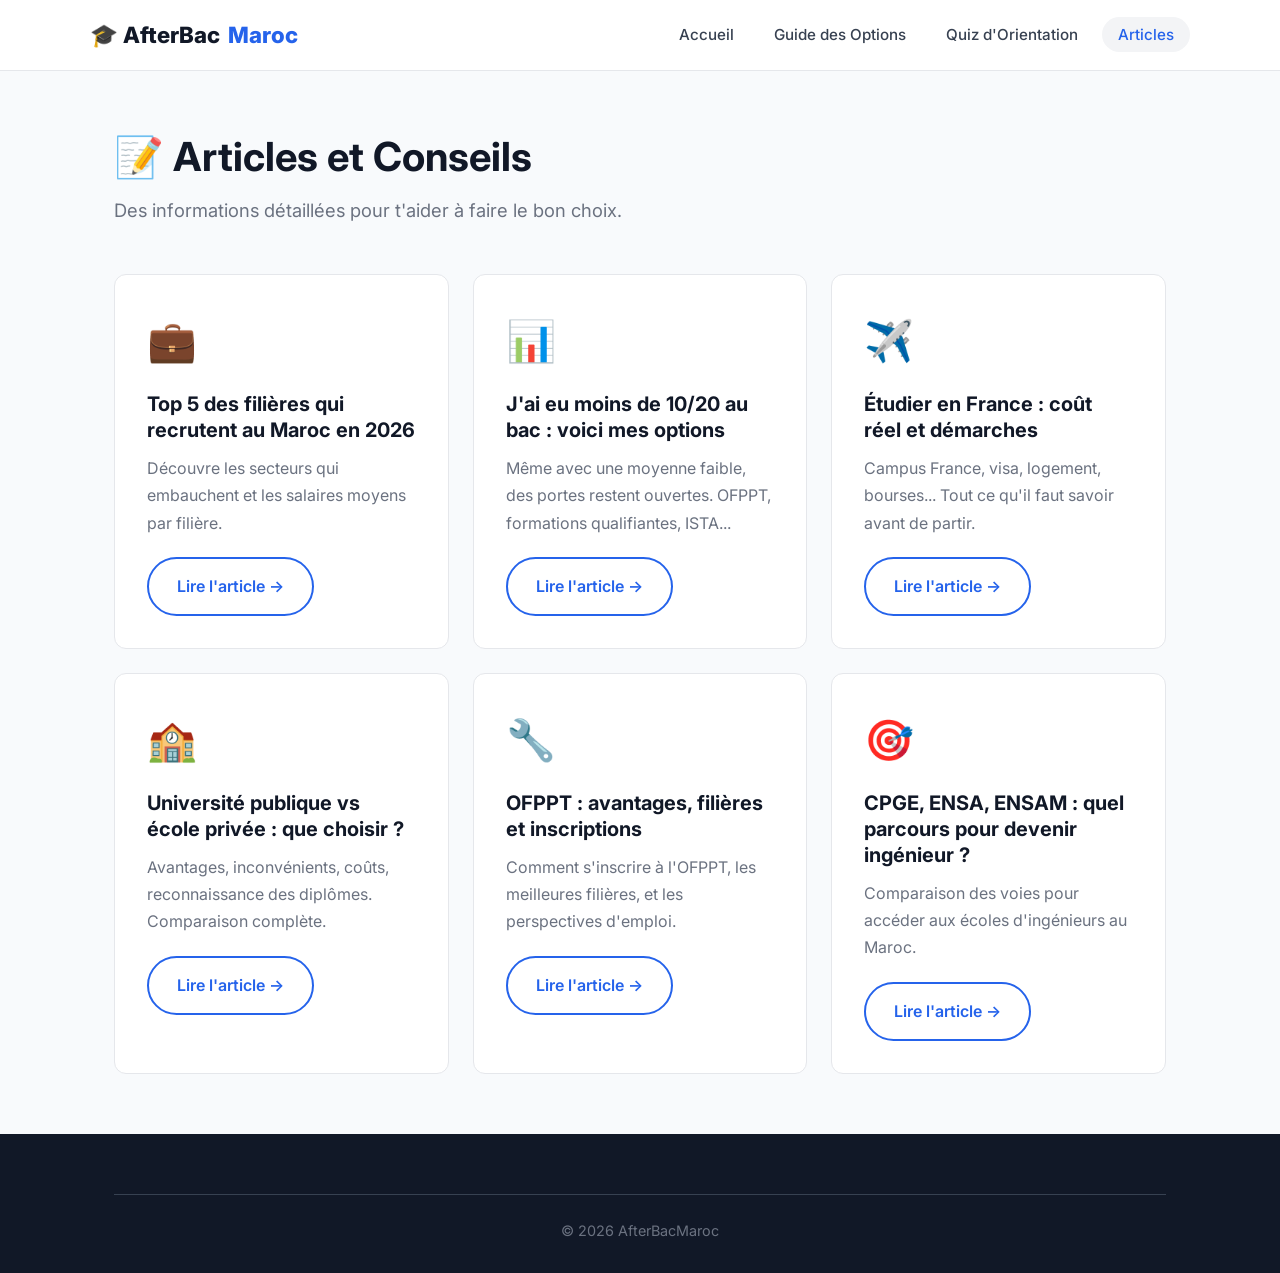
<file: articles.html>
<!DOCTYPE html>
<html lang="fr" dir="ltr">
<head>
    <meta charset="UTF-8">
    <meta name="viewport" content="width=device-width, initial-scale=1.0">
    <title>Articles - AfterBac Maroc</title>
    <meta name="description" content="Articles détaillés sur l'orientation post-bac au Maroc, les débouchés, les salaires, et les conseils pour réussir.">
    <link rel="stylesheet" href="style.css">
    <link href="https://fonts.googleapis.com/css2?family=Inter:wght@400;500;600;700;800&display=swap" rel="stylesheet">
</head>
<body>
    <nav class="navbar">
        <div class="nav-container">
            <a href="index.html" class="logo">🎓 AfterBac<span class="logo-highlight">Maroc</span></a>
            <ul class="nav-menu">
                <li><a href="index.html">Accueil</a></li>
                <li><a href="guide.html">Guide des Options</a></li>
                <li><a href="quiz.html">Quiz d'Orientation</a></li>
                <li><a href="articles.html" class="active">Articles</a></li>
            </ul>
            <div class="hamburger">
                <span></span>
                <span></span>
                <span></span>
            </div>
        </div>
    </nav>

    <main class="page-content">
        <div class="container">
            <h1>📝 Articles et Conseils</h1>
            <p class="subtitle">Des informations détaillées pour t'aider à faire le bon choix.</p>

            <div class="articles-grid">
                <article class="article-card">
                    <span class="article-icon">💼</span>
                    <h3>Top 5 des filières qui recrutent au Maroc en 2026</h3>
                    <p>Découvre les secteurs qui embauchent et les salaires moyens par filière.</p>
                    <a href="#" class="btn btn-secondary">Lire l'article →</a>
                </article>

                <article class="article-card">
                    <span class="article-icon">📊</span>
                    <h3>J'ai eu moins de 10/20 au bac : voici mes options</h3>
                    <p>Même avec une moyenne faible, des portes restent ouvertes. OFPPT, formations qualifiantes, ISTA...</p>
                    <a href="#" class="btn btn-secondary">Lire l'article →</a>
                </article>

                <article class="article-card">
                    <span class="article-icon">✈️</span>
                    <h3>Étudier en France : coût réel et démarches</h3>
                    <p>Campus France, visa, logement, bourses... Tout ce qu'il faut savoir avant de partir.</p>
                    <a href="#" class="btn btn-secondary">Lire l'article →</a>
                </article>

                <article class="article-card">
                    <span class="article-icon">🏫</span>
                    <h3>Université publique vs école privée : que choisir ?</h3>
                    <p>Avantages, inconvénients, coûts, reconnaissance des diplômes. Comparaison complète.</p>
                    <a href="#" class="btn btn-secondary">Lire l'article →</a>
                </article>

                <article class="article-card">
                    <span class="article-icon">🔧</span>
                    <h3>OFPPT : avantages, filières et inscriptions</h3>
                    <p>Comment s'inscrire à l'OFPPT, les meilleures filières, et les perspectives d'emploi.</p>
                    <a href="#" class="btn btn-secondary">Lire l'article →</a>
                </article>

                <article class="article-card">
                    <span class="article-icon">🎯</span>
                    <h3>CPGE, ENSA, ENSAM : quel parcours pour devenir ingénieur ?</h3>
                    <p>Comparaison des voies pour accéder aux écoles d'ingénieurs au Maroc.</p>
                    <a href="#" class="btn btn-secondary">Lire l'article →</a>
                </article>
            </div>
        </div>
    </main>

    <footer class="footer">
        <div class="container">
            <div class="footer-bottom">
                <p>© 2026 AfterBacMaroc</p>
            </div>
        </div>
    </footer>

    <script src="script.js"></script>
</body>
</html>
</file>
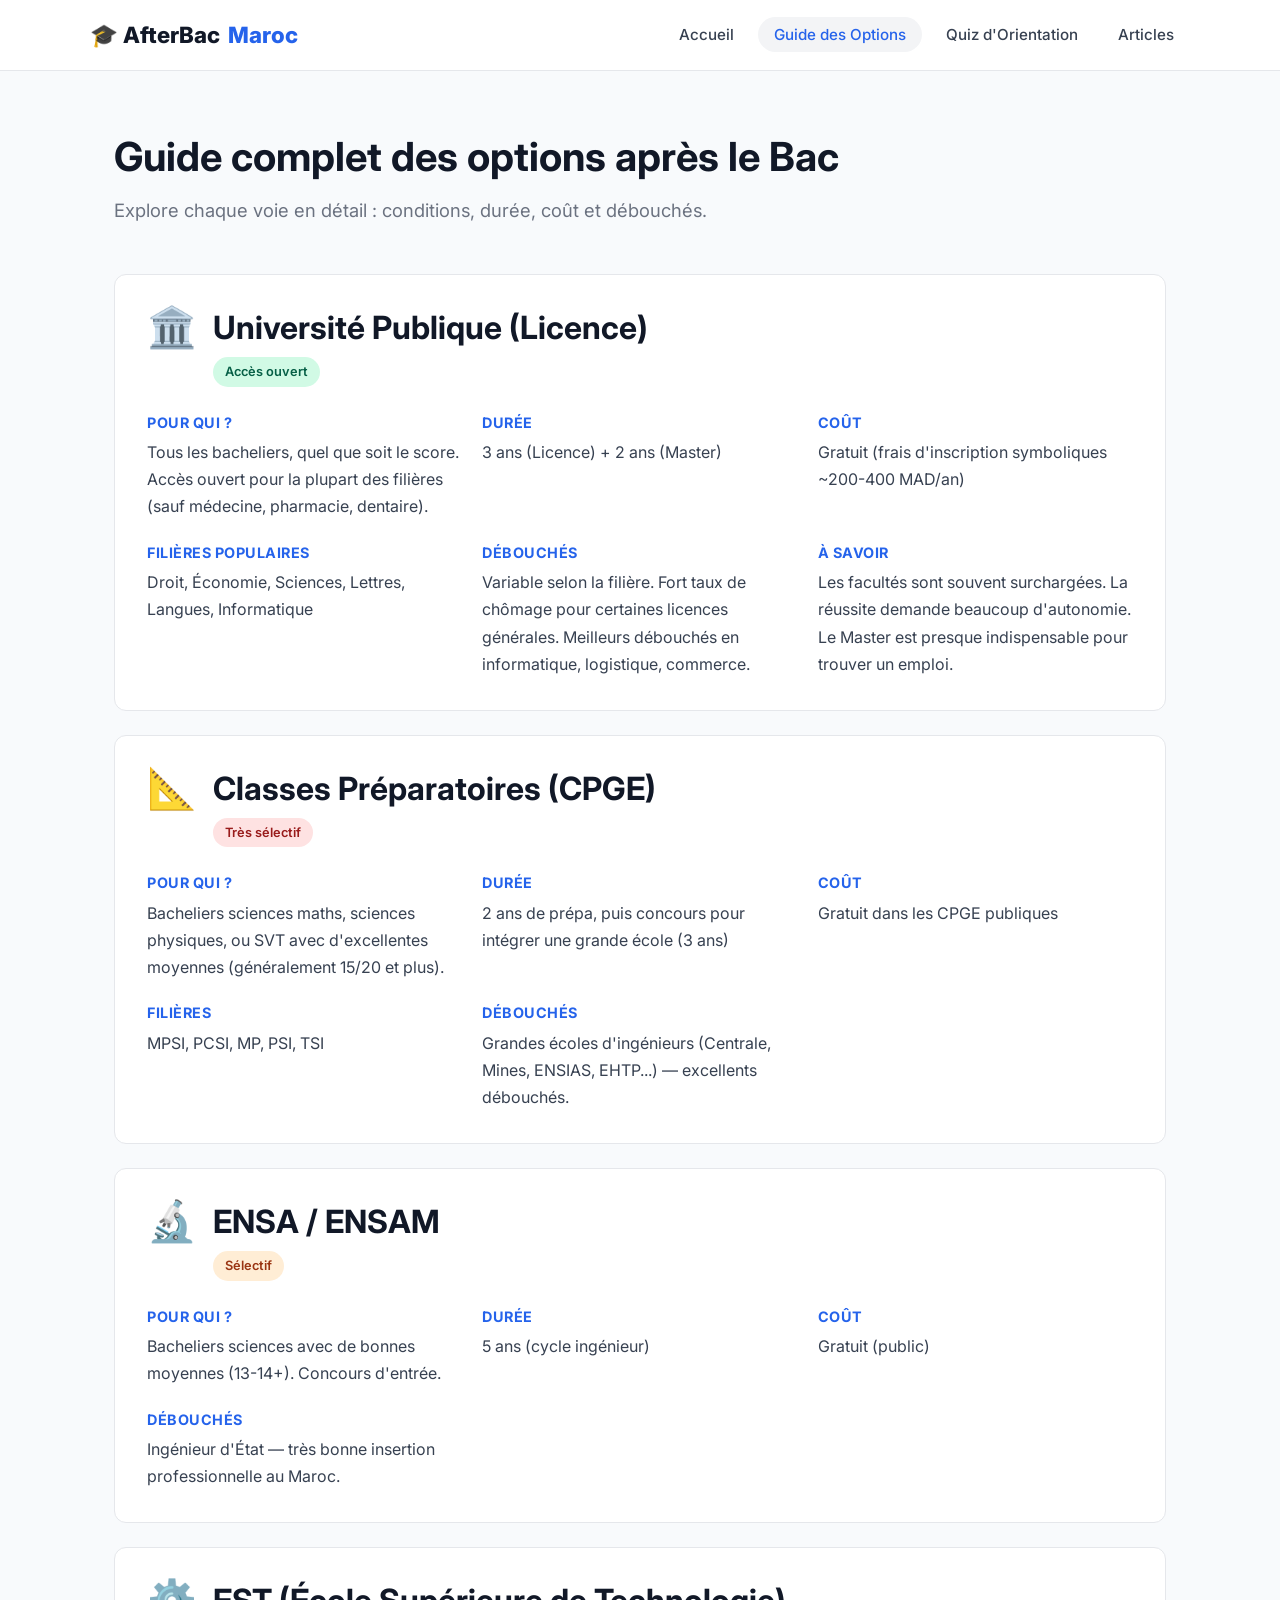
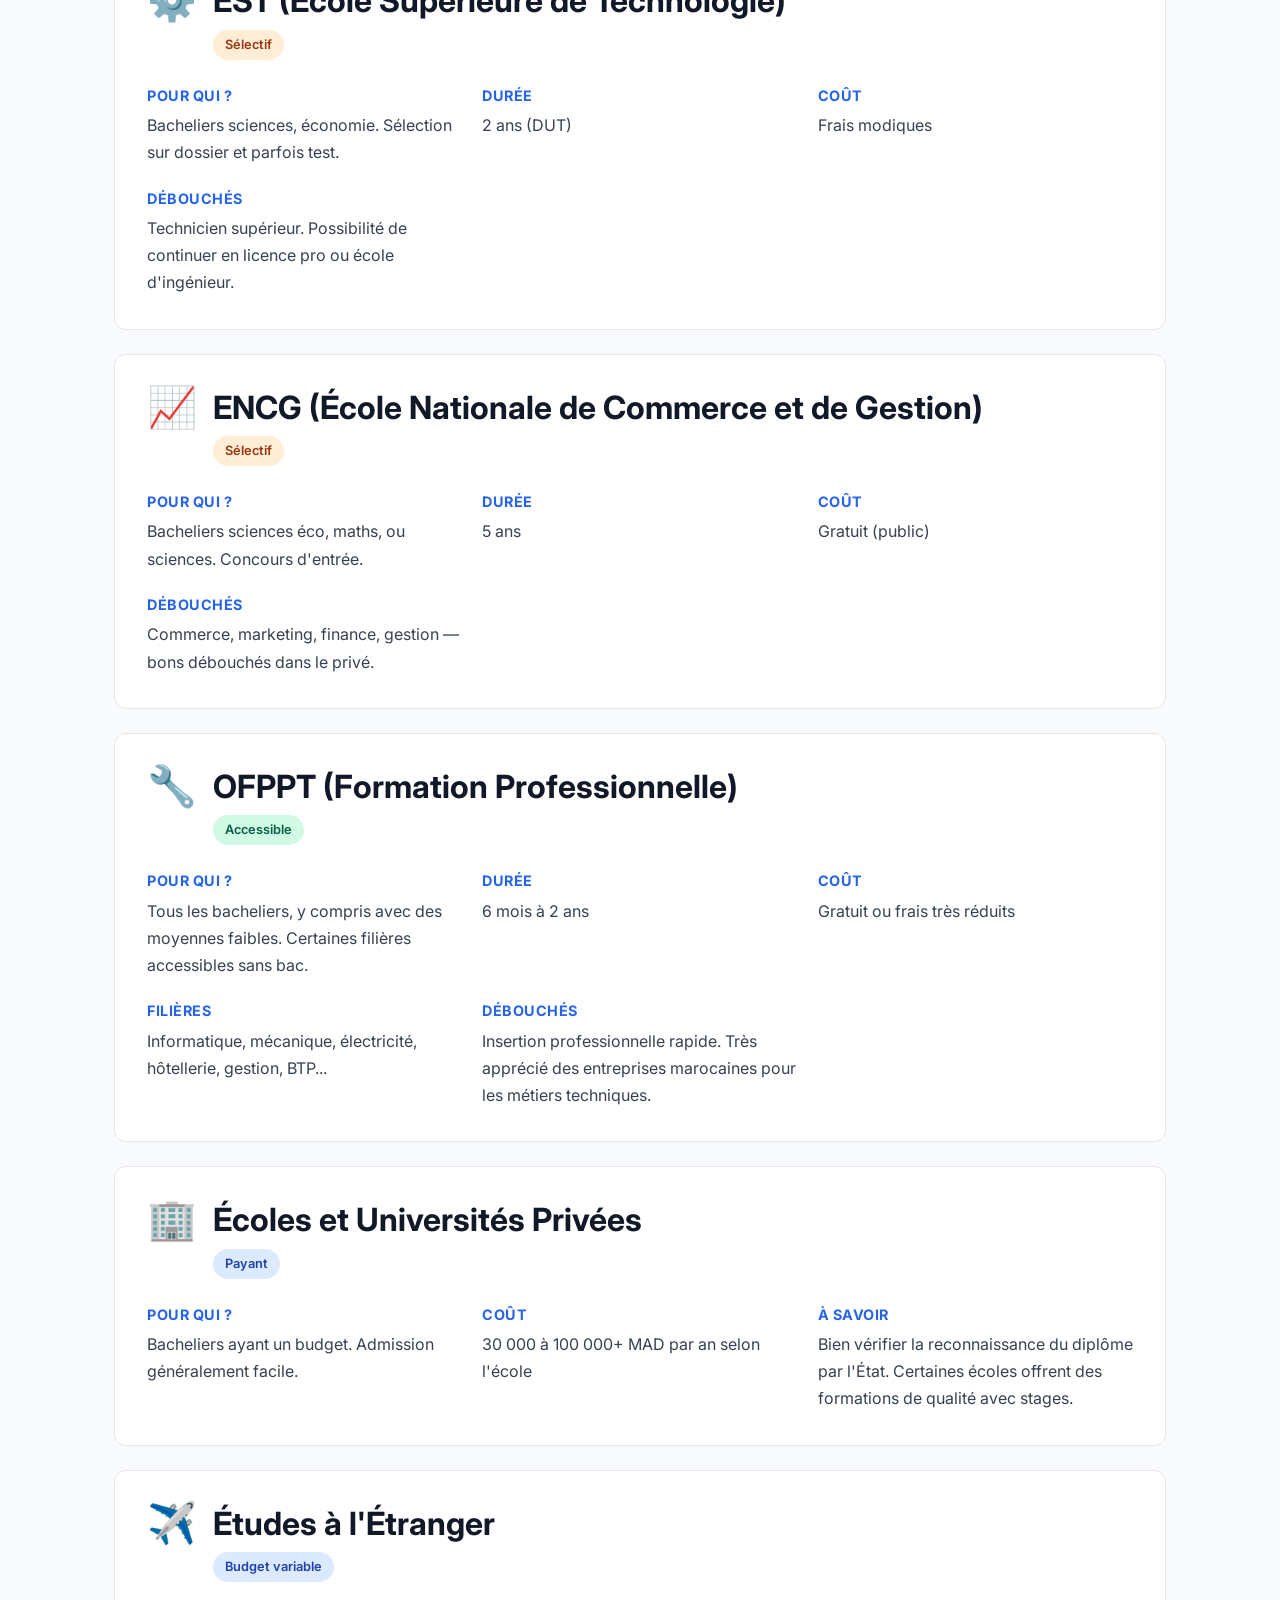
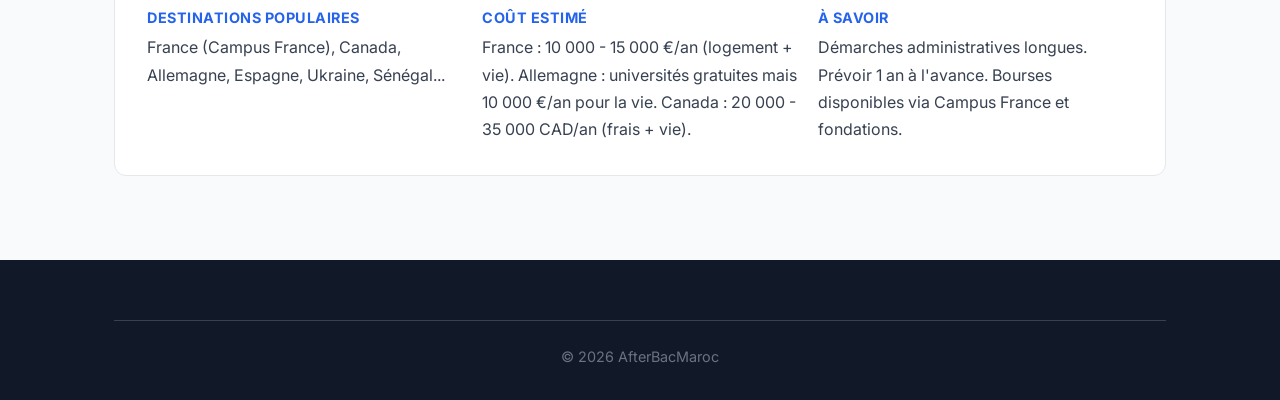
<file: guide.html>
<!DOCTYPE html>
<html lang="fr" dir="ltr">
<head>
    <meta charset="UTF-8">
    <meta name="viewport" content="width=device-width, initial-scale=1.0">
    <title>Guide des Options Post-Bac - AfterBac Maroc</title>
    <meta name="description" content="Guide complet de toutes les options après le bac au Maroc : université, CPGE, ENSA, ENSAM, EST, ENCG, OFPPT, études à l'étranger.">
    <link rel="stylesheet" href="style.css">
    <link href="https://fonts.googleapis.com/css2?family=Inter:wght@400;500;600;700;800&display=swap" rel="stylesheet">
</head>
<body>
    <nav class="navbar">
        <div class="nav-container">
            <a href="index.html" class="logo">🎓 AfterBac<span class="logo-highlight">Maroc</span></a>
            <ul class="nav-menu">
                <li><a href="index.html">Accueil</a></li>
                <li><a href="guide.html" class="active">Guide des Options</a></li>
                <li><a href="quiz.html">Quiz d'Orientation</a></li>
                <li><a href="articles.html">Articles</a></li>
            </ul>
            <div class="hamburger">
                <span></span>
                <span></span>
                <span></span>
            </div>
        </div>
    </nav>

    <main class="page-content">
        <div class="container">
            <h1>Guide complet des options après le Bac</h1>
            <p class="subtitle">Explore chaque voie en détail : conditions, durée, coût et débouchés.</p>

            <!-- Option 1: Université publique -->
            <div class="option-card" id="universite">
                <div class="option-header">
                    <span class="option-icon">🏛️</span>
                    <div>
                        <h2>Université Publique (Licence)</h2>
                        <span class="badge badge-green">Accès ouvert</span>
                    </div>
                </div>
                <div class="option-details">
                    <div class="detail-item">
                        <strong>Pour qui ?</strong>
                        <p>Tous les bacheliers, quel que soit le score. Accès ouvert pour la plupart des filières (sauf médecine, pharmacie, dentaire).</p>
                    </div>
                    <div class="detail-item">
                        <strong>Durée</strong>
                        <p>3 ans (Licence) + 2 ans (Master)</p>
                    </div>
                    <div class="detail-item">
                        <strong>Coût</strong>
                        <p>Gratuit (frais d'inscription symboliques ~200-400 MAD/an)</p>
                    </div>
                    <div class="detail-item">
                        <strong>Filières populaires</strong>
                        <p>Droit, Économie, Sciences, Lettres, Langues, Informatique</p>
                    </div>
                    <div class="detail-item">
                        <strong>Débouchés</strong>
                        <p>Variable selon la filière. Fort taux de chômage pour certaines licences générales. Meilleurs débouchés en informatique, logistique, commerce.</p>
                    </div>
                    <div class="detail-item">
                        <strong>À savoir</strong>
                        <p>Les facultés sont souvent surchargées. La réussite demande beaucoup d'autonomie. Le Master est presque indispensable pour trouver un emploi.</p>
                    </div>
                </div>
            </div>

            <!-- Option 2: CPGE -->
            <div class="option-card" id="cpge">
                <div class="option-header">
                    <span class="option-icon">📐</span>
                    <div>
                        <h2>Classes Préparatoires (CPGE)</h2>
                        <span class="badge badge-red">Très sélectif</span>
                    </div>
                </div>
                <div class="option-details">
                    <div class="detail-item">
                        <strong>Pour qui ?</strong>
                        <p>Bacheliers sciences maths, sciences physiques, ou SVT avec d'excellentes moyennes (généralement 15/20 et plus).</p>
                    </div>
                    <div class="detail-item">
                        <strong>Durée</strong>
                        <p>2 ans de prépa, puis concours pour intégrer une grande école (3 ans)</p>
                    </div>
                    <div class="detail-item">
                        <strong>Coût</strong>
                        <p>Gratuit dans les CPGE publiques</p>
                    </div>
                    <div class="detail-item">
                        <strong>Filières</strong>
                        <p>MPSI, PCSI, MP, PSI, TSI</p>
                    </div>
                    <div class="detail-item">
                        <strong>Débouchés</strong>
                        <p>Grandes écoles d'ingénieurs (Centrale, Mines, ENSIAS, EHTP...) — excellents débouchés.</p>
                    </div>
                </div>
            </div>

            <!-- Option 3: ENSA/ENSAM -->
            <div class="option-card" id="ensa-ensam">
                <div class="option-header">
                    <span class="option-icon">🔬</span>
                    <div>
                        <h2>ENSA / ENSAM</h2>
                        <span class="badge badge-orange">Sélectif</span>
                    </div>
                </div>
                <div class="option-details">
                    <div class="detail-item">
                        <strong>Pour qui ?</strong>
                        <p>Bacheliers sciences avec de bonnes moyennes (13-14+). Concours d'entrée.</p>
                    </div>
                    <div class="detail-item">
                        <strong>Durée</strong>
                        <p>5 ans (cycle ingénieur)</p>
                    </div>
                    <div class="detail-item">
                        <strong>Coût</strong>
                        <p>Gratuit (public)</p>
                    </div>
                    <div class="detail-item">
                        <strong>Débouchés</strong>
                        <p>Ingénieur d'État — très bonne insertion professionnelle au Maroc.</p>
                    </div>
                </div>
            </div>

            <!-- Option 4: EST -->
            <div class="option-card" id="est">
                <div class="option-header">
                    <span class="option-icon">⚙️</span>
                    <div>
                        <h2>EST (École Supérieure de Technologie)</h2>
                        <span class="badge badge-orange">Sélectif</span>
                    </div>
                </div>
                <div class="option-details">
                    <div class="detail-item">
                        <strong>Pour qui ?</strong>
                        <p>Bacheliers sciences, économie. Sélection sur dossier et parfois test.</p>
                    </div>
                    <div class="detail-item">
                        <strong>Durée</strong>
                        <p>2 ans (DUT)</p>
                    </div>
                    <div class="detail-item">
                        <strong>Coût</strong>
                        <p>Frais modiques</p>
                    </div>
                    <div class="detail-item">
                        <strong>Débouchés</strong>
                        <p>Technicien supérieur. Possibilité de continuer en licence pro ou école d'ingénieur.</p>
                    </div>
                </div>
            </div>

            <!-- Option 5: ENCG -->
            <div class="option-card" id="encg">
                <div class="option-header">
                    <span class="option-icon">📈</span>
                    <div>
                        <h2>ENCG (École Nationale de Commerce et de Gestion)</h2>
                        <span class="badge badge-orange">Sélectif</span>
                    </div>
                </div>
                <div class="option-details">
                    <div class="detail-item">
                        <strong>Pour qui ?</strong>
                        <p>Bacheliers sciences éco, maths, ou sciences. Concours d'entrée.</p>
                    </div>
                    <div class="detail-item">
                        <strong>Durée</strong>
                        <p>5 ans</p>
                    </div>
                    <div class="detail-item">
                        <strong>Coût</strong>
                        <p>Gratuit (public)</p>
                    </div>
                    <div class="detail-item">
                        <strong>Débouchés</strong>
                        <p>Commerce, marketing, finance, gestion — bons débouchés dans le privé.</p>
                    </div>
                </div>
            </div>

            <!-- Option 6: OFPPT -->
            <div class="option-card" id="ofppt">
                <div class="option-header">
                    <span class="option-icon">🔧</span>
                    <div>
                        <h2>OFPPT (Formation Professionnelle)</h2>
                        <span class="badge badge-green">Accessible</span>
                    </div>
                </div>
                <div class="option-details">
                    <div class="detail-item">
                        <strong>Pour qui ?</strong>
                        <p>Tous les bacheliers, y compris avec des moyennes faibles. Certaines filières accessibles sans bac.</p>
                    </div>
                    <div class="detail-item">
                        <strong>Durée</strong>
                        <p>6 mois à 2 ans</p>
                    </div>
                    <div class="detail-item">
                        <strong>Coût</strong>
                        <p>Gratuit ou frais très réduits</p>
                    </div>
                    <div class="detail-item">
                        <strong>Filières</strong>
                        <p>Informatique, mécanique, électricité, hôtellerie, gestion, BTP...</p>
                    </div>
                    <div class="detail-item">
                        <strong>Débouchés</strong>
                        <p>Insertion professionnelle rapide. Très apprécié des entreprises marocaines pour les métiers techniques.</p>
                    </div>
                </div>
            </div>

            <!-- Option 7: Écoles privées -->
            <div class="option-card" id="prive">
                <div class="option-header">
                    <span class="option-icon">🏢</span>
                    <div>
                        <h2>Écoles et Universités Privées</h2>
                        <span class="badge badge-blue">Payant</span>
                    </div>
                </div>
                <div class="option-details">
                    <div class="detail-item">
                        <strong>Pour qui ?</strong>
                        <p>Bacheliers ayant un budget. Admission généralement facile.</p>
                    </div>
                    <div class="detail-item">
                        <strong>Coût</strong>
                        <p>30 000 à 100 000+ MAD par an selon l'école</p>
                    </div>
                    <div class="detail-item">
                        <strong>À savoir</strong>
                        <p>Bien vérifier la reconnaissance du diplôme par l'État. Certaines écoles offrent des formations de qualité avec stages.</p>
                    </div>
                </div>
            </div>

            <!-- Option 8: Étranger -->
            <div class="option-card" id="etranger">
                <div class="option-header">
                    <span class="option-icon">✈️</span>
                    <div>
                        <h2>Études à l'Étranger</h2>
                        <span class="badge badge-blue">Budget variable</span>
                    </div>
                </div>
                <div class="option-details">
                    <div class="detail-item">
                        <strong>Destinations populaires</strong>
                        <p>France (Campus France), Canada, Allemagne, Espagne, Ukraine, Sénégal...</p>
                    </div>
                    <div class="detail-item">
                        <strong>Coût estimé</strong>
                        <p>France : 10 000 - 15 000 €/an (logement + vie). Allemagne : universités gratuites mais 10 000 €/an pour la vie. Canada : 20 000 - 35 000 CAD/an (frais + vie).</p>
                    </div>
                    <div class="detail-item">
                        <strong>À savoir</strong>
                        <p>Démarches administratives longues. Prévoir 1 an à l'avance. Bourses disponibles via Campus France et fondations.</p>
                    </div>
                </div>
            </div>

        </div>
    </main>

    <footer class="footer">
        <div class="container">
            <div class="footer-bottom">
                <p>© 2026 AfterBacMaroc</p>
            </div>
        </div>
    </footer>

    <script src="script.js"></script>
</body>
</html>
</file>
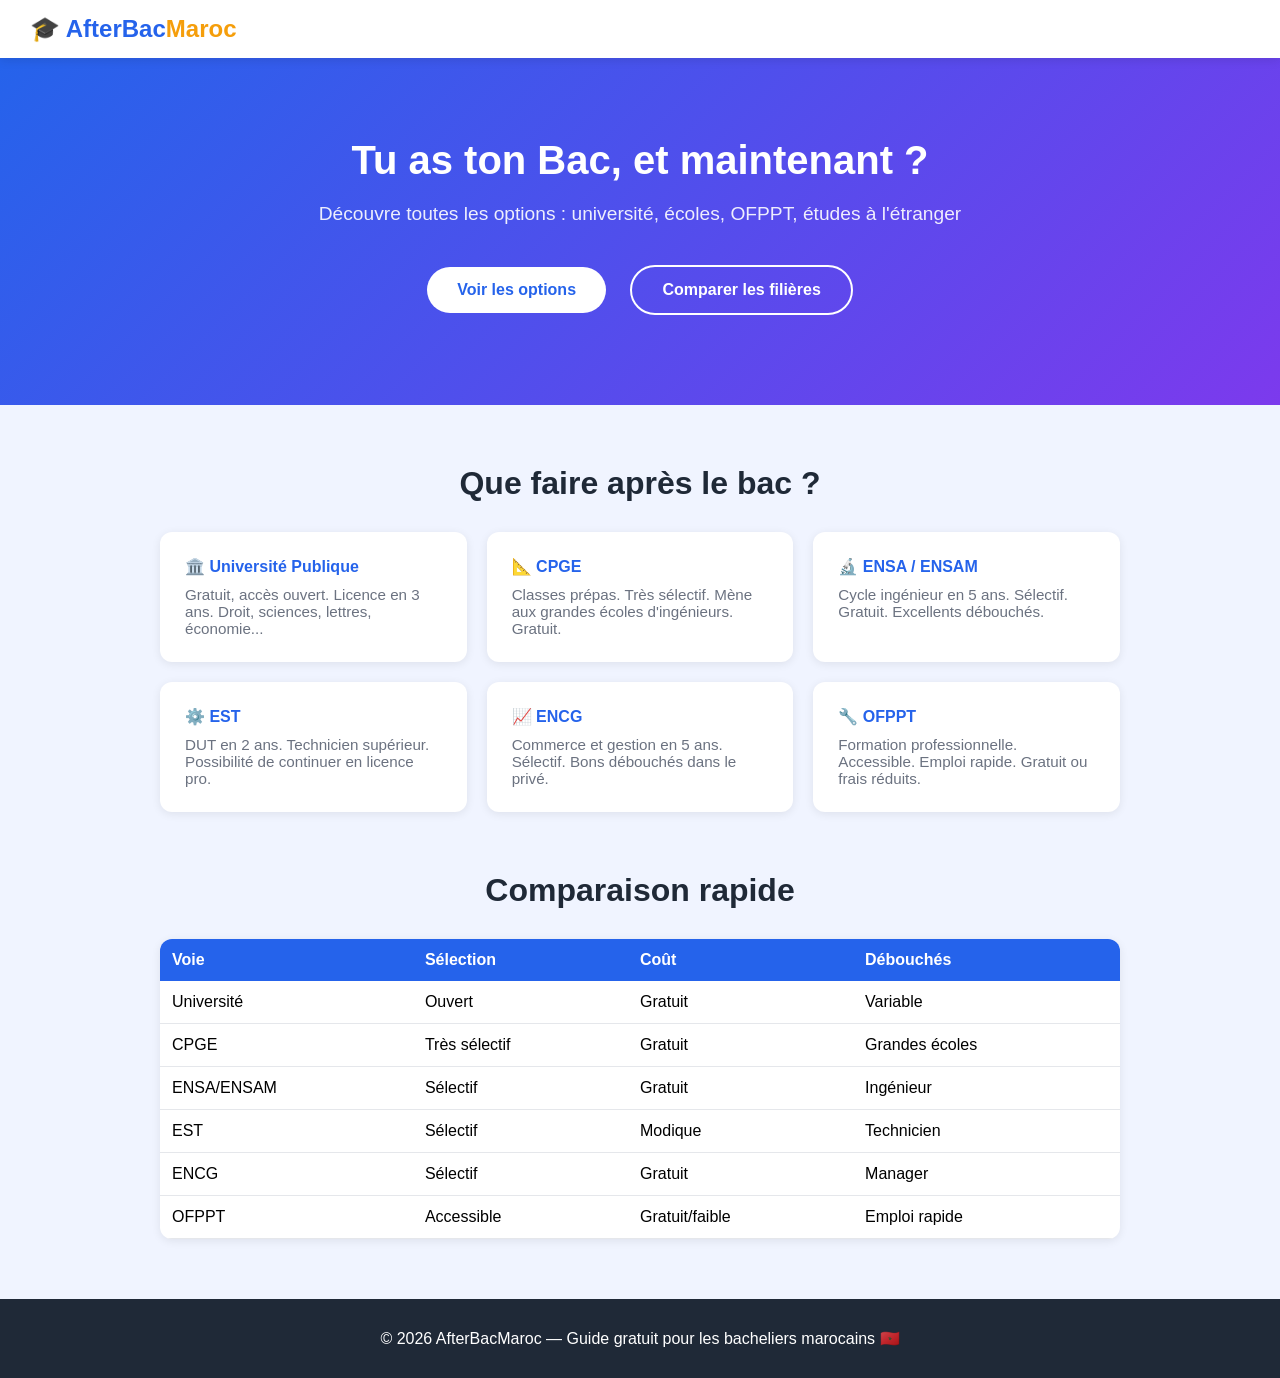
<file: index.html.html>
<!DOCTYPE html>
<html lang="fr">
<head>
    <meta charset="UTF-8">
    <meta name="viewport" content="width=device-width, initial-scale=1.0">
    <title>AfterBac Maroc - Orientation Post-Bac</title>
    <style>
        * { margin: 0; padding: 0; box-sizing: border-box; }
        body { font-family: 'Segoe UI', Arial, sans-serif; background: #f0f4ff; }
        .navbar { background: white; padding: 15px 30px; box-shadow: 0 2px 10px rgba(0,0,0,0.1); position: sticky; top: 0; }
        .navbar h1 { color: #2563eb; }
        .hero { text-align: center; padding: 80px 20px; background: linear-gradient(135deg, #2563eb, #7c3aed); color: white; }
        .hero h2 { font-size: 2.5em; margin-bottom: 20px; }
        .hero p { font-size: 1.2em; margin-bottom: 30px; opacity: 0.9; }
        .btn { display: inline-block; padding: 14px 30px; border-radius: 50px; font-weight: bold; text-decoration: none; margin: 10px; }
        .btn-white { background: white; color: #2563eb; }
        .btn-outline { border: 2px solid white; color: white; }
        .section { max-width: 1000px; margin: 60px auto; padding: 0 20px; }
        .section h3 { font-size: 2em; margin-bottom: 30px; text-align: center; color: #1f2937; }
        .options { display: grid; grid-template-columns: repeat(auto-fit, minmax(250px, 1fr)); gap: 20px; }
        .card { background: white; padding: 25px; border-radius: 12px; box-shadow: 0 2px 10px rgba(0,0,0,0.08); }
        .card h4 { color: #2563eb; margin-bottom: 10px; }
        .card p { color: #6b7280; font-size: 0.95em; }
        table { width: 100%; border-collapse: collapse; background: white; border-radius: 12px; overflow: hidden; box-shadow: 0 2px 10px rgba(0,0,0,0.08); }
        th { background: #2563eb; color: white; padding: 12px; text-align: left; }
        td { padding: 12px; border-bottom: 1px solid #e5e7eb; }
        .footer { background: #1f2937; color: white; text-align: center; padding: 30px; margin-top: 60px; }
    </style>
</head>
<body>

    <nav class="navbar">
        <h1>🎓 AfterBac<span style="color:#f59e0b;">Maroc</span></h1>
    </nav>

    <section class="hero">
        <h2>Tu as ton Bac, et maintenant ?</h2>
        <p>Découvre toutes les options : université, écoles, OFPPT, études à l'étranger</p>
        <a href="#options" class="btn btn-white">Voir les options</a>
        <a href="#comparaison" class="btn btn-outline">Comparer les filières</a>
    </section>

    <section class="section" id="options">
        <h3>Que faire après le bac ?</h3>
        <div class="options">
            <div class="card">
                <h4>🏛️ Université Publique</h4>
                <p>Gratuit, accès ouvert. Licence en 3 ans. Droit, sciences, lettres, économie...</p>
            </div>
            <div class="card">
                <h4>📐 CPGE</h4>
                <p>Classes prépas. Très sélectif. Mène aux grandes écoles d'ingénieurs. Gratuit.</p>
            </div>
            <div class="card">
                <h4>🔬 ENSA / ENSAM</h4>
                <p>Cycle ingénieur en 5 ans. Sélectif. Gratuit. Excellents débouchés.</p>
            </div>
            <div class="card">
                <h4>⚙️ EST</h4>
                <p>DUT en 2 ans. Technicien supérieur. Possibilité de continuer en licence pro.</p>
            </div>
            <div class="card">
                <h4>📈 ENCG</h4>
                <p>Commerce et gestion en 5 ans. Sélectif. Bons débouchés dans le privé.</p>
            </div>
            <div class="card">
                <h4>🔧 OFPPT</h4>
                <p>Formation professionnelle. Accessible. Emploi rapide. Gratuit ou frais réduits.</p>
            </div>
        </div>
    </section>

    <section class="section" id="comparaison">
        <h3>Comparaison rapide</h3>
        <table>
            <tr><th>Voie</th><th>Sélection</th><th>Coût</th><th>Débouchés</th></tr>
            <tr><td>Université</td><td>Ouvert</td><td>Gratuit</td><td>Variable</td></tr>
            <tr><td>CPGE</td><td>Très sélectif</td><td>Gratuit</td><td>Grandes écoles</td></tr>
            <tr><td>ENSA/ENSAM</td><td>Sélectif</td><td>Gratuit</td><td>Ingénieur</td></tr>
            <tr><td>EST</td><td>Sélectif</td><td>Modique</td><td>Technicien</td></tr>
            <tr><td>ENCG</td><td>Sélectif</td><td>Gratuit</td><td>Manager</td></tr>
            <tr><td>OFPPT</td><td>Accessible</td><td>Gratuit/faible</td><td>Emploi rapide</td></tr>
        </table>
    </section>

    <footer class="footer">
        <p>© 2026 AfterBacMaroc — Guide gratuit pour les bacheliers marocains 🇲🇦</p>
    </footer>

</body>
</html>
</file>
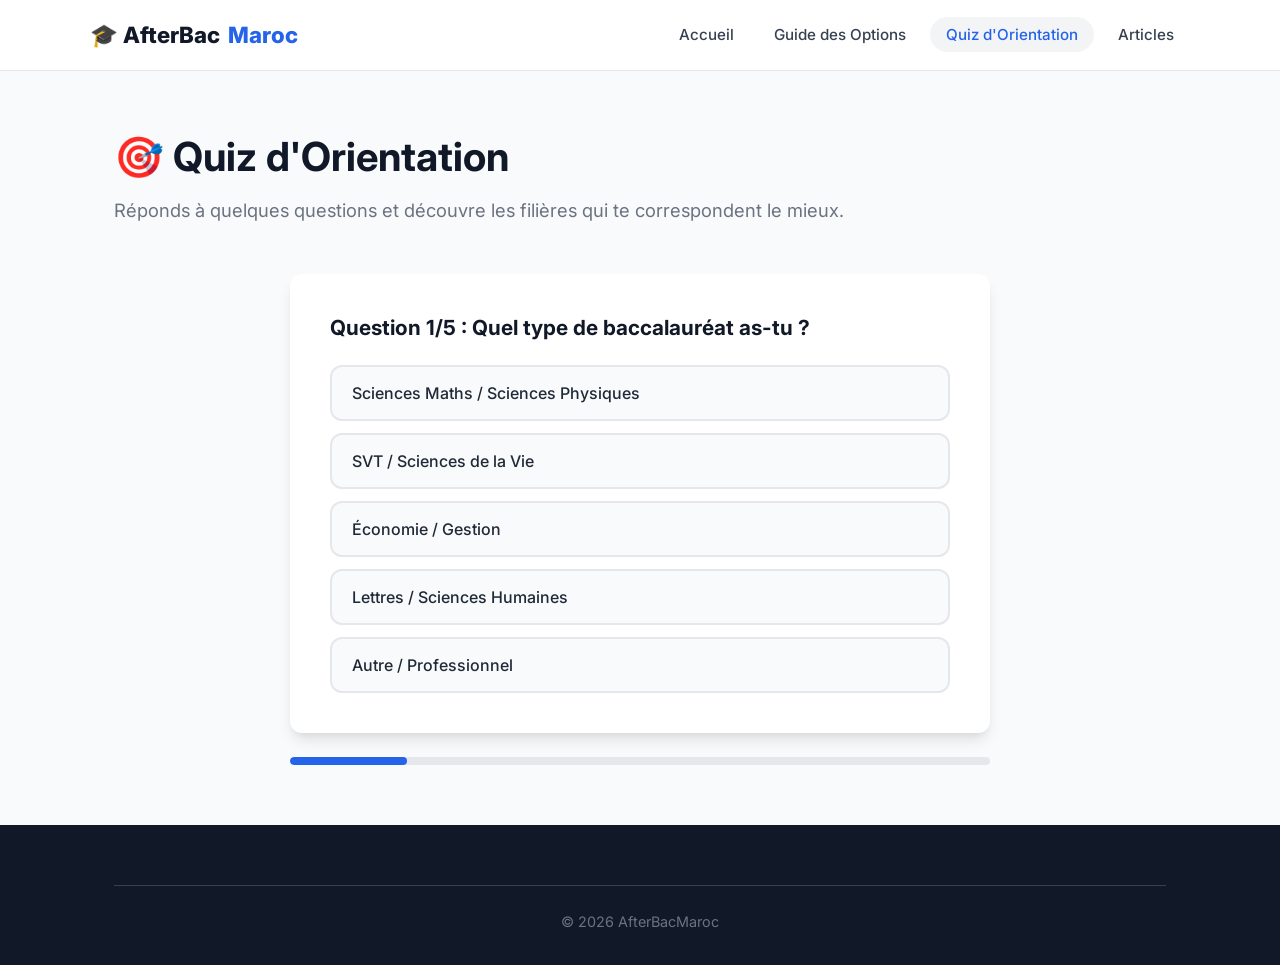
<file: quiz.html>
<!DOCTYPE html>
<html lang="fr" dir="ltr">
<head>
    <meta charset="UTF-8">
    <meta name="viewport" content="width=device-width, initial-scale=1.0">
    <title>Quiz d'Orientation - AfterBac Maroc</title>
    <meta name="description" content="Quiz gratuit pour découvrir les filières post-bac qui correspondent à ton profil. Résultats personnalisés.">
    <link rel="stylesheet" href="style.css">
    <link href="https://fonts.googleapis.com/css2?family=Inter:wght@400;500;600;700;800&display=swap" rel="stylesheet">
</head>
<body>
    <nav class="navbar">
        <div class="nav-container">
            <a href="index.html" class="logo">🎓 AfterBac<span class="logo-highlight">Maroc</span></a>
            <ul class="nav-menu">
                <li><a href="index.html">Accueil</a></li>
                <li><a href="guide.html">Guide des Options</a></li>
                <li><a href="quiz.html" class="active">Quiz d'Orientation</a></li>
                <li><a href="articles.html">Articles</a></li>
            </ul>
            <div class="hamburger">
                <span></span>
                <span></span>
                <span></span>
            </div>
        </div>
    </nav>

    <main class="page-content">
        <div class="container">
            <h1>🎯 Quiz d'Orientation</h1>
            <p class="subtitle">Réponds à quelques questions et découvre les filières qui te correspondent le mieux.</p>

            <div class="quiz-container" id="quiz">
                <!-- Question 1 -->
                <div class="quiz-step active" data-step="1">
                    <h3>Question 1/5 : Quel type de baccalauréat as-tu ?</h3>
                    <div class="quiz-options">
                        <button class="quiz-option" data-value="sciences">Sciences Maths / Sciences Physiques</button>
                        <button class="quiz-option" data-value="svt">SVT / Sciences de la Vie</button>
                        <button class="quiz-option" data-value="eco">Économie / Gestion</button>
                        <button class="quiz-option" data-value="lettres">Lettres / Sciences Humaines</button>
                        <button class="quiz-option" data-value="autre">Autre / Professionnel</button>
                    </div>
                </div>

                <!-- Question 2 -->
                <div class="quiz-step" data-step="2">
                    <h3>Question 2/5 : Ta moyenne générale au bac est environ de :</h3>
                    <div class="quiz-options">
                        <button class="quiz-option" data-value="moins10">Moins de 10/20</button>
                        <button class="quiz-option" data-value="10-12">Entre 10 et 12/20</button>
                        <button class="quiz-option" data-value="12-14">Entre 12 et 14/20</button>
                        <button class="quiz-option" data-value="14-16">Entre 14 et 16/20</button>
                        <button class="quiz-option" data-value="plus16">Plus de 16/20</button>
                    </div>
                </div>

                <!-- Question 3 -->
                <div class="quiz-step" data-step="3">
                    <h3>Question 3/5 : Ce qui compte le plus pour toi :</h3>
                    <div class="quiz-options">
                        <button class="quiz-option" data-value="emploi">Trouver un emploi rapidement</button>
                        <button class="quiz-option" data-value="passion">Étudier un domaine qui me passionne</button>
                        <button class="quiz-option" data-value="prestige">Intégrer une école prestigieuse</button>
                        <button class="quiz-option" data-value="budget">Ne pas coûter cher à ma famille</button>
                        <button class="quiz-option" data-value="etranger">Partir étudier à l'étranger</button>
                    </div>
                </div>

                <!-- Question 4 -->
                <div class="quiz-step" data-step="4">
                    <h3>Question 4/5 : Tu te vois plutôt :</h3>
                    <div class="quiz-options">
                        <button class="quiz-option" data-value="technique">Travailler dans un domaine technique (informatique, mécanique...)</button>
                        <button class="quiz-option" data-value="commerce">Dans le commerce, marketing, gestion</button>
                        <button class="quiz-option" data-value="social">Dans un métier social, éducation, droit</button>
                        <button class="quiz-option" data-value="sante">Dans la santé (médecine, pharmacie...)</button>
                        <button class="quiz-option" data-value="indecis">Je ne sais pas encore</button>
                    </div>
                </div>

                <!-- Question 5 -->
                <div class="quiz-step" data-step="5">
                    <h3>Question 5/5 : Ton budget pour les études :</h3>
                    <div class="quiz-options">
                        <button class="quiz-option" data-value="zero">Zéro — je cherche le gratuit</button>
                        <button class="quiz-option" data-value="faible">Moins de 10 000 MAD/an</button>
                        <button class="quiz-option" data-value="moyen">10 000 - 40 000 MAD/an</button>
                        <button class="quiz-option" data-value="eleve">Plus de 40 000 MAD/an</button>
                        <button class="quiz-option" data-value="aucuneidee">Je ne sais pas</button>
                    </div>
                </div>

                <!-- Results -->
                <div class="quiz-step" data-step="result">
                    <h3>🎉 Voici nos recommandations pour toi !</h3>
                    <div class="quiz-result" id="quizResult">
                        <!-- Filled by JavaScript -->
                    </div>
                    <button class="btn btn-primary" id="restartQuiz">🔄 Refaire le quiz</button>
                </div>
            </div>

            <div class="quiz-progress">
                <div class="progress-bar" id="progressBar"></div>
            </div>
        </div>
    </main>

    <footer class="footer">
        <div class="container">
            <div class="footer-bottom">
                <p>© 2026 AfterBacMaroc</p>
            </div>
        </div>
    </footer>

    <script src="script.js"></script>
</body>
</html>
</file>
<file: style.css>
/* =============================================
   AFTERBAC MAROC - COMPLETE STYLESHEET
   ============================================= */

/* ---------- CSS Variables ---------- */
:root {
    --primary: #2563eb;
    --primary-dark: #1d4ed8;
    --secondary: #7c3aed;
    --accent: #f59e0b;
    --green: #10b981;
    --red: #ef4444;
    --orange: #f97316;
    --blue-badge: #3b82f6;
    --bg: #f8fafc;
    --white: #ffffff;
    --gray-50: #f9fafb;
    --gray-100: #f3f4f6;
    --gray-200: #e5e7eb;
    --gray-300: #d1d5db;
    --gray-500: #6b7280;
    --gray-700: #374151;
    --gray-800: #1f2937;
    --gray-900: #111827;
    --radius: 12px;
    --shadow: 0 1px 3px rgba(0,0,0,0.1), 0 1px 2px rgba(0,0,0,0.06);
    --shadow-lg: 0 10px 15px -3px rgba(0,0,0,0.1), 0 4px 6px -2px rgba(0,0,0,0.05);
    --shadow-xl: 0 20px 25px -5px rgba(0,0,0,0.1), 0 10px 10px -5px rgba(0,0,0,0.04);
}

/* ---------- Reset & Base ---------- */
*, *::before, *::after {
    box-sizing: border-box;
    margin: 0;
    padding: 0;
}

html {
    scroll-behavior: smooth;
    -webkit-text-size-adjust: 100%;
}

body {
    font-family: 'Inter', -apple-system, BlinkMacSystemFont, 'Segoe UI', sans-serif;
    background: var(--bg);
    color: var(--gray-800);
    line-height: 1.7;
    font-size: 16px;
    -webkit-font-smoothing: antialiased;
}

.container {
    max-width: 1100px;
    margin: 0 auto;
    padding: 0 24px;
}

img {
    max-width: 100%;
    height: auto;
}

a {
    color: var(--primary);
    text-decoration: none;
    transition: color 0.2s;
}

a:hover {
    color: var(--primary-dark);
}

h1, h2, h3, h4 {
    line-height: 1.3;
    font-weight: 700;
    color: var(--gray-900);
}

h1 { font-size: 2.5rem; }
h2 { font-size: 2rem; }
h3 { font-size: 1.25rem; }

/* ---------- Buttons ---------- */
.btn {
    display: inline-flex;
    align-items: center;
    gap: 8px;
    padding: 14px 28px;
    border-radius: 50px;
    font-weight: 600;
    font-size: 1rem;
    cursor: pointer;
    border: none;
    transition: all 0.3s ease;
    text-decoration: none;
    font-family: inherit;
}

.btn-primary {
    background: var(--primary);
    color: white;
    box-shadow: 0 4px 14px rgba(37, 99, 235, 0.3);
}

.btn-primary:hover {
    background: var(--primary-dark);
    transform: translateY(-2px);
    box-shadow: 0 6px 20px rgba(37, 99, 235, 0.4);
    color: white;
}

.btn-secondary {
    background: var(--white);
    color: var(--primary);
    border: 2px solid var(--primary);
}

.btn-secondary:hover {
    background: var(--primary);
    color: white;
}

.btn-large {
    padding: 18px 36px;
    font-size: 1.1rem;
}

/* ---------- Navbar ---------- */
.navbar {
    background: rgba(255, 255, 255, 0.95);
    backdrop-filter: blur(12px);
    position: sticky;
    top: 0;
    z-index: 1000;
    border-bottom: 1px solid var(--gray-200);
    padding: 0 24px;
}

.nav-container {
    max-width: 1100px;
    margin: 0 auto;
    display: flex;
    justify-content: space-between;
    align-items: center;
    height: 70px;
}

.logo {
    font-size: 1.4rem;
    font-weight: 800;
    color: var(--gray-900);
    display: flex;
    align-items: center;
    gap: 8px;
}

.logo-highlight {
    color: var(--primary);
}

.nav-menu {
    display: flex;
    list-style: none;
    gap: 8px;
}

.nav-menu a {
    padding: 8px 16px;
    border-radius: 50px;
    font-weight: 500;
    color: var(--gray-700);
    font-size: 0.95rem;
    transition: all 0.2s;
}

.nav-menu a:hover,
.nav-menu a.active {
    background: var(--gray-100);
    color: var(--primary);
}

/* Hamburger Menu */
.hamburger {
    display: none;
    flex-direction: column;
    gap: 5px;
    cursor: pointer;
}

.hamburger span {
    width: 25px;
    height: 3px;
    background: var(--gray-700);
    border-radius: 3px;
    transition: all 0.3s;
}

/* ---------- Hero Section ---------- */
.hero {
    padding: 80px 0 60px;
    background: linear-gradient(135deg, #eff6ff 0%, #faf5ff 50%, #fff7ed 100%);
}

.hero-container {
    max-width: 1100px;
    margin: 0 auto;
    padding: 0 24px;
    display: grid;
    grid-template-columns: 1fr 1fr;
    gap: 60px;
    align-items: center;
}

.hero-badge {
    display: inline-block;
    background: white;
    padding: 8px 16px;
    border-radius: 50px;
    font-size: 0.9rem;
    font-weight: 500;
    margin-bottom: 24px;
    box-shadow: var(--shadow);
}

.hero-content h1 {
    font-size: 3rem;
    font-weight: 800;
    margin-bottom: 20px;
}

.gradient-text {
    background: linear-gradient(135deg, var(--primary), var(--secondary));
    -webkit-background-clip: text;
    -webkit-text-fill-color: transparent;
    background-clip: text;
}

.hero-content p {
    font-size: 1.15rem;
    color: var(--gray-500);
    margin-bottom: 32px;
    max-width: 500px;
}

.hero-buttons {
    display: flex;
    gap: 16px;
    flex-wrap: wrap;
    margin-bottom: 40px;
}

.hero-stats {
    display: flex;
    gap: 32px;
}

.stat {
    display: flex;
    flex-direction: column;
}

.stat-number {
    font-size: 1.5rem;
    font-weight: 800;
    color: var(--primary);
}

.stat-label {
    font-size: 0.85rem;
    color: var(--gray-500);
}

/* Hero Floating Cards */
.hero-image {
    position: relative;
    height: 350px;
}

.floating-card {
    position: absolute;
    background: white;
    padding: 16px 20px;
    border-radius: var(--radius);
    font-weight: 600;
    box-shadow: var(--shadow-lg);
    font-size: 1rem;
    animation: float 6s ease-in-out infinite;
}

.card-1 { top: 20px; left: 20px; animation-delay: 0s; }
.card-2 { top: 100px; right: 20px; animation-delay: 1s; }
.card-3 { bottom: 80px; left: 40px; animation-delay: 2s; }
.card-4 { bottom: 20px; right: 40px; animation-delay: 3s; }

@keyframes float {
    0%, 100% { transform: translateY(0px); }
    50% { transform: translateY(-15px); }
}

/* ---------- Questions Section ---------- */
.questions-section {
    padding: 80px 0;
}

.questions-section h2 {
    text-align: center;
    margin-bottom: 48px;
}

.questions-grid {
    display: grid;
    grid-template-columns: repeat(auto-fit, minmax(250px, 1fr));
    gap: 20px;
}

.question-card {
    background: white;
    padding: 28px;
    border-radius: var(--radius);
    text-decoration: none;
    color: var(--gray-800);
    border: 1px solid var(--gray-200);
    transition: all 0.3s;
}

.question-card:hover {
    border-color: var(--primary);
    box-shadow: var(--shadow-lg);
    transform: translateY(-4px);
}

.question-icon {
    font-size: 2rem;
    display: block;
    margin-bottom: 16px;
}

.question-card h3 {
    font-size: 1.1rem;
    margin-bottom: 8px;
    color: var(--gray-900);
}

.question-card p {
    color: var(--primary);
    font-weight: 500;
    font-size: 0.9rem;
}

/* ---------- Comparison Table ---------- */
.comparison-section {
    padding: 80px 0;
    background: white;
}

.comparison-section h2 {
    text-align: center;
    margin-bottom: 40px;
}

.table-wrapper {
    overflow-x: auto;
    margin-bottom: 32px;
    border-radius: var(--radius);
    border: 1px solid var(--gray-200);
}

.comparison-table {
    width: 100%;
    border-collapse: collapse;
    font-size: 0.95rem;
}

.comparison-table th {
    background: var(--primary);
    color: white;
    padding: 14px 16px;
    text-align: left;
    font-weight: 600;
    white-space: nowrap;
}

.comparison-table td {
    padding: 12px 16px;
    border-bottom: 1px solid var(--gray-200);
}

.comparison-table tr:last-child td {
    border-bottom: none;
}

.comparison-table tr:nth-child(even) {
    background: var(--gray-50);
}

.comparison-table tr:hover {
    background: #eff6ff;
}

/* ---------- CTA Section ---------- */
.cta-section {
    padding: 80px 0;
    text-align: center;
    background: linear-gradient(135deg, var(--primary), var(--secondary));
    color: white;
    border-radius: 0;
}

.cta-section h2 {
    color: white;
    margin-bottom: 16px;
}

.cta-section p {
    font-size: 1.15rem;
    margin-bottom: 32px;
    opacity: 0.9;
}

/* ---------- Page Content (Guide, Quiz, Articles) ---------- */
.page-content {
    padding: 60px 0;
    min-height: 60vh;
}

.page-content h1 {
    margin-bottom: 12px;
}

.subtitle {
    font-size: 1.15rem;
    color: var(--gray-500);
    margin-bottom: 48px;
}

/* ---------- Option Cards (Guide Page) ---------- */
.option-card {
    background: white;
    border-radius: var(--radius);
    padding: 32px;
    margin-bottom: 24px;
    border: 1px solid var(--gray-200);
    transition: all 0.3s;
}

.option-card:hover {
    box-shadow: var(--shadow-lg);
}

.option-header {
    display: flex;
    align-items: flex-start;
    gap: 16px;
    margin-bottom: 24px;
}

.option-icon {
    font-size: 2.5rem;
    line-height: 1;
}

.option-header h2 {
    margin-bottom: 8px;
}

.badge {
    display: inline-block;
    padding: 4px 12px;
    border-radius: 50px;
    font-size: 0.8rem;
    font-weight: 600;
}

.badge-green { background: #d1fae5; color: #065f46; }
.badge-red { background: #fee2e2; color: #991b1b; }
.badge-orange { background: #ffedd5; color: #9a3412; }
.badge-blue { background: #dbeafe; color: #1e40af; }

.option-details {
    display: grid;
    grid-template-columns: repeat(auto-fit, minmax(280px, 1fr));
    gap: 20px;
}

.detail-item strong {
    display: block;
    color: var(--primary);
    margin-bottom: 4px;
    font-size: 0.9rem;
    text-transform: uppercase;
    letter-spacing: 0.5px;
}

.detail-item p {
    color: var(--gray-700);
}

/* ---------- Quiz Styles ---------- */
.quiz-container {
    background: white;
    border-radius: var(--radius);
    padding: 40px;
    box-shadow: var(--shadow-lg);
    max-width: 700px;
    margin: 0 auto;
}

.quiz-step {
    display: none;
}

.quiz-step.active {
    display: block;
}

.quiz-step h3 {
    margin-bottom: 24px;
    font-size: 1.3rem;
}

.quiz-options {
    display: flex;
    flex-direction: column;
    gap: 12px;
}

.quiz-option {
    padding: 16px 20px;
    background: var(--gray-50);
    border: 2px solid var(--gray-200);
    border-radius: var(--radius);
    font-size: 1rem;
    cursor: pointer;
    text-align: left;
    transition: all 0.2s;
    font-family: inherit;
    color: var(--gray-800);
    font-weight: 500;
}

.quiz-option:hover {
    border-color: var(--primary);
    background: #eff6ff;
}

.quiz-option.selected {
    border-color: var(--primary);
    background: #dbeafe;
    color: var(--primary-dark);
}

.quiz-progress {
    max-width: 700px;
    margin: 24px auto 0;
    background: var(--gray-200);
    border-radius: 50px;
    height: 8px;
    overflow: hidden;
}

.progress-bar {
    height: 100%;
    background: var(--primary);
    border-radius: 50px;
    transition: width 0.4s ease;
    width: 0%;
}

.quiz-result {
    padding: 24px;
    background: #f0fdf4;
    border-radius: var(--radius);
    margin-bottom: 24px;
    line-height: 1.8;
}

#restartQuiz {
    margin-top: 8px;
}

/* ---------- Articles Grid ---------- */
.articles-grid {
    display: grid;
    grid-template-columns: repeat(auto-fit, minmax(320px, 1fr));
    gap: 24px;
}

.article-card {
    background: white;
    border-radius: var(--radius);
    padding: 32px;
    border: 1px solid var(--gray-200);
    transition: all 0.3s;
}

.article-card:hover {
    box-shadow: var(--shadow-lg);
    transform: translateY(-4px);
}

.article-icon {
    font-size: 2.5rem;
    display: block;
    margin-bottom: 16px;
}

.article-card h3 {
    margin-bottom: 12px;
}

.article-card p {
    color: var(--gray-500);
    margin-bottom: 20px;
}

/* ---------- Footer ---------- */
.footer {
    background: var(--gray-900);
    color: white;
    padding: 60px 0 30px;
}

.footer-content {
    display: grid;
    grid-template-columns: 2fr 1fr 1fr;
    gap: 40px;
    margin-bottom: 40px;
}

.footer-brand .logo {
    color: white;
    font-size: 1.3rem;
    margin-bottom: 12px;
    display: block;
}

.footer-brand p {
    color: var(--gray-300);
    font-size: 0.95rem;
}

.footer-links h4 {
    color: white;
    margin-bottom: 16px;
    font-size: 1rem;
}

.footer-links a {
    display: block;
    color: var(--gray-300);
    margin-bottom: 10px;
    font-size: 0.95rem;
    transition: color 0.2s;
}

.footer-links a:hover {
    color: white;
}

.footer-bottom {
    border-top: 1px solid var(--gray-700);
    padding-top: 24px;
    text-align: center;
    color: var(--gray-500);
    font-size: 0.9rem;
}

/* ---------- Responsive Design ---------- */
@media (max-width: 768px) {
    .hero-container {
        grid-template-columns: 1fr;
        text-align: center;
    }

    .hero-content h1 {
        font-size: 2rem;
    }

    .hero-content p {
        max-width: 100%;
    }

    .hero-buttons {
        justify-content: center;
    }

    .hero-stats {
        justify-content: center;
    }

    .hero-image {
        display: none;
    }

    .nav-menu {
        display: none;
        position: absolute;
        top: 70px;
        left: 0;
        right: 0;
        background: white;
        flex-direction: column;
        padding: 16px;
        box-shadow: var(--shadow-lg);
    }

    .nav-menu.active {
        display: flex;
    }

    .hamburger {
        display: flex;
    }

    .footer-content {
        grid-template-columns: 1fr;
    }

    .questions-grid {
        grid-template-columns: 1fr;
    }

    .articles-grid {
        grid-template-columns: 1fr;
    }

    .option-details {
        grid-template-columns: 1fr;
    }

    .quiz-container {
        padding: 24px;
    }

    h1 { font-size: 1.8rem; }
    h2 { font-size: 1.5rem; }
}
</file>
